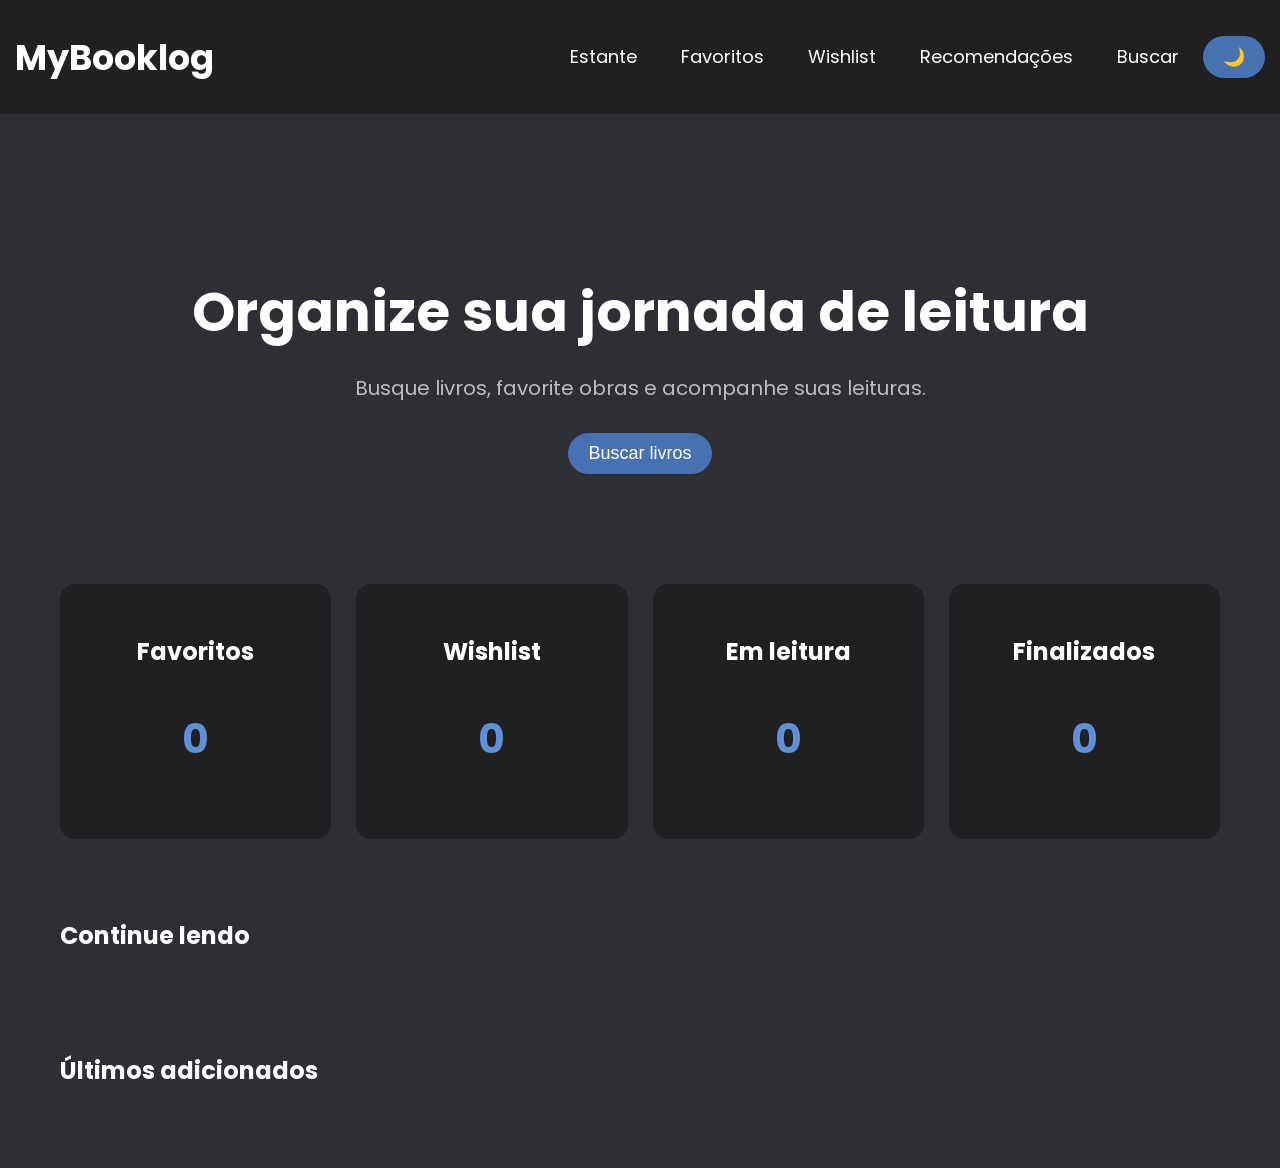
<file: index.html>
<!DOCTYPE html>
<html lang="pt-br">
<head>
    <meta charset="UTF-8">
    <meta name="viewport" content="width=device-width, initial-scale=1.0">
    <title>Página principal</title>
    <link rel="stylesheet" href="css/style.css">
</head>
<body>
    <header>
        <span class="logotipo"><a href="index.html">MyBooklog</a></span>
        <nav>
            <ul class="nav-links">
                <li><a href="estante.html">Estante</a></li>
                <li><a href="favoritos.html">Favoritos</a></li>
                <li><a href="desejos.html">Wishlist</a></li>
                <li><a href="recomendacoes.html">Recomendações</a></li>
                <li><a href="busca.html">Buscar</a></li>
                <button id="toggle-tema">🌙</button>
            </ul>
            
        </nav>
        
    </header>

    <main>

        <section class="hero">

            <h1>
                Organize sua jornada de leitura
            </h1>

            <p>
                Busque livros, favorite obras
                e acompanhe suas leituras.
            </p>

            <a href="busca.html">
                <button>
                    Buscar livros
                </button>
            </a>

        </section>

        <section class="dashboard">

            <div class="card-dashboard">

                <h2>Favoritos</h2>

                <p id="total-favoritos">
                    0
                </p>

            </div>

            <div class="card-dashboard">

                <h2>Wishlist</h2>

                <p id="total-wishlist">
                    0
                </p>

            </div>

            <div class="card-dashboard">

                <h2>Em leitura</h2>

                <p id="total-lendo">
                    0
                </p>

            </div>

            <div class="card-dashboard">

                <h2>Finalizados</h2>

                <p id="total-finalizados">
                    0
                </p>

            </div>

        </section>

        <section class="continuar-leitura">

            <h2>
                Continue lendo
            </h2>

            <div id="livro-atual"></div>

        </section>

        <section class="ultimos-adicionados">

            <h2>
                Últimos adicionados
            </h2>

            <div id="ultimos-livros"></div>

        </section>

    </main>

    <script src="js/index.js"></script>
    <script src="js/tema.js"></script>
</body>
</html>
</file>
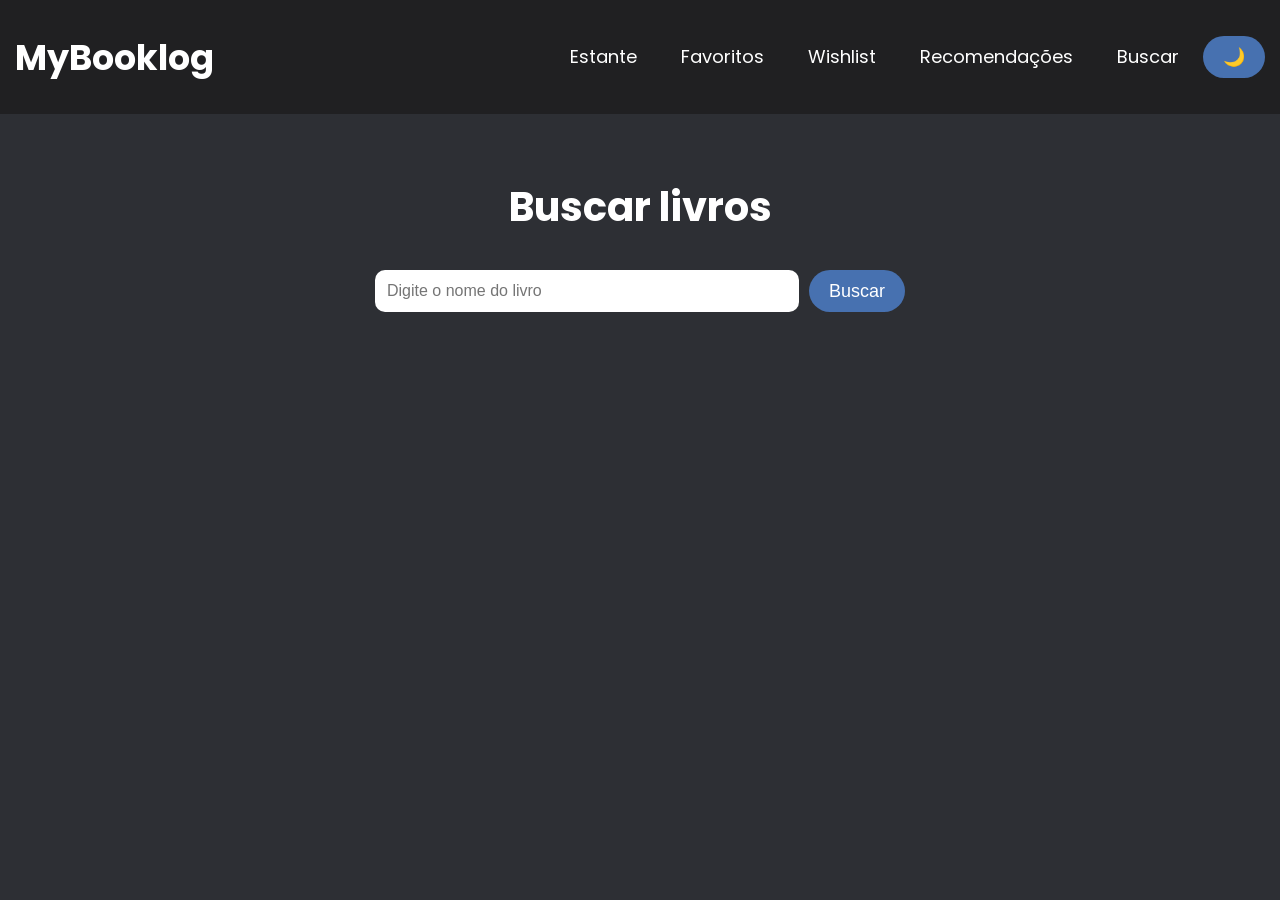
<file: busca.html>
<!DOCTYPE html>
<html lang="pt-br">
<head>
    <meta charset="UTF-8">
    <meta name="viewport" content="width=device-width, initial-scale=1.0">
    <title>Buscar livros</title>
    <link rel="stylesheet" href="css/style.css">
</head>
<body>

    <header>
        <span class="logotipo">
            <a href="index.html">MyBooklog</a>
        </span>

        <nav>
            <ul class="nav-links">
                <li><a href="estante.html">Estante</a></li>
                <li><a href="favoritos.html">Favoritos</a></li>
                <li><a href="desejos.html">Wishlist</a></li>
                <li><a href="recomendacoes.html">Recomendações</a></li>
                <li><a href="busca.html">Buscar</a></li>
                <button id="toggle-tema">🌙</button>
            </ul>
        </nav>
        
    </header>

    <main>
        <section class="busca-container">
            <h1>Buscar livros</h1>
            <form id="form-busca">
                <input 
                    type="text" 
                    id="input-busca"
                    placeholder="Digite o nome do livro"
                >

                <button type="submit">Buscar</button>

            </form>
        </section>
        <section id="resultado-livros"></section>
    </main>
    <script src="js/busca.js"></script>
    <script src="js/tema.js"></script>
</body>
</html>
</file>
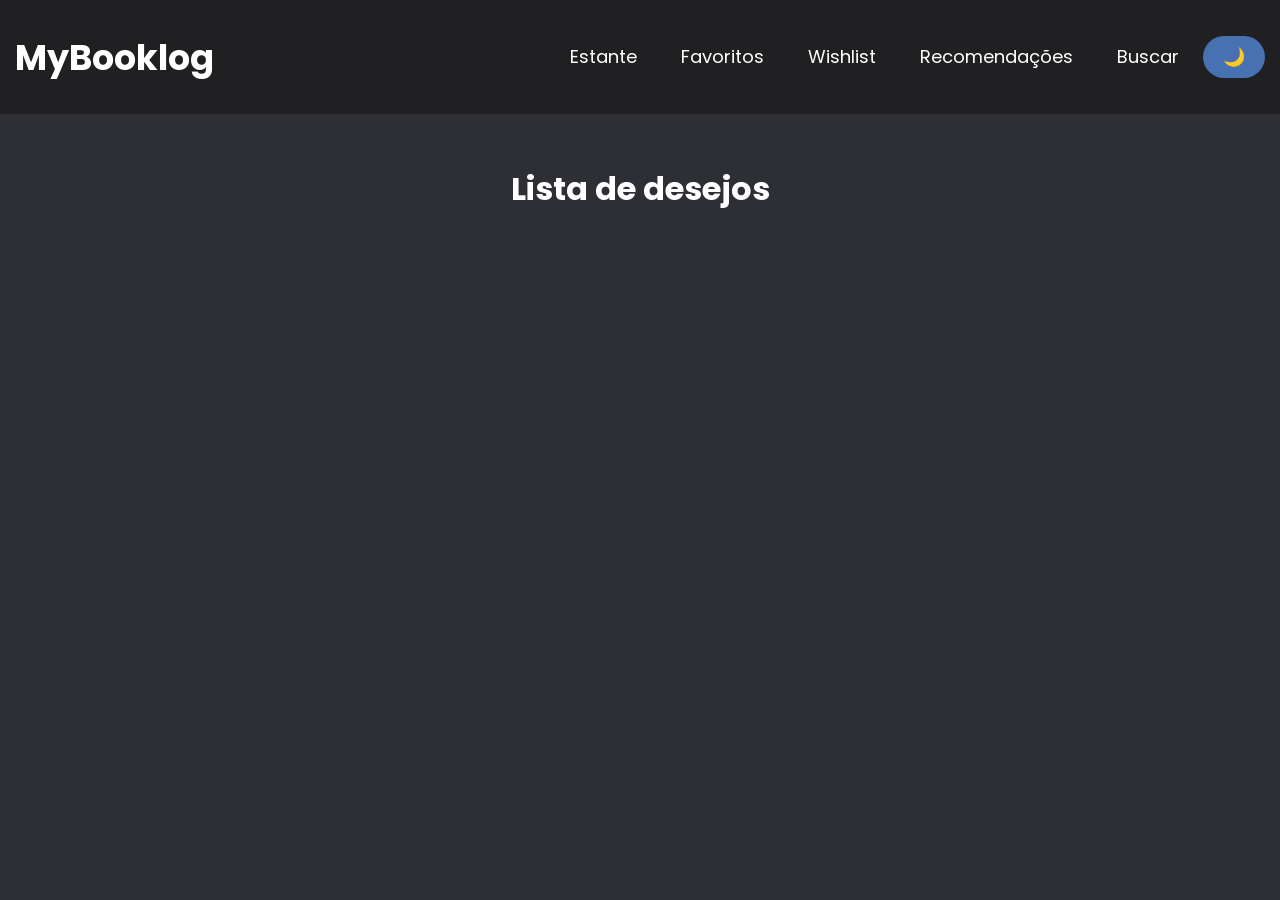
<file: desejos.html>
<!DOCTYPE html>
<html lang="pt-br">
<head>
    <meta charset="UTF-8">
    <meta name="viewport" content="width=device-width, initial-scale=1.0">
    <title>Wishlist</title>
    <link rel="stylesheet" href="css/style.css">
</head>
<body>
    <header>
        <span class="logotipo"><a href="index.html">MyBooklog</a></span>
        <nav>
            <ul class="nav-links">
                <li><a href="estante.html">Estante</a></li>
                <li><a href="favoritos.html">Favoritos</a></li>
                <li><a href="desejos.html">Wishlist</a></li>
                <li><a href="recomendacoes.html">Recomendações</a></li>
                <li><a href="busca.html">Buscar</a></li>
                <button id="toggle-tema">🌙</button>
            </ul>
        </nav>
        
    </header>

    <main>

        <h1 class="titulo-pagina">
            Lista de desejos
        </h1>

        <section id="lista-wishlist"></section>

    </main>

    <script src="js/desejos.js"></script>
    <script src="js/tema.js"></script>
    

</body>
</html>
</file>
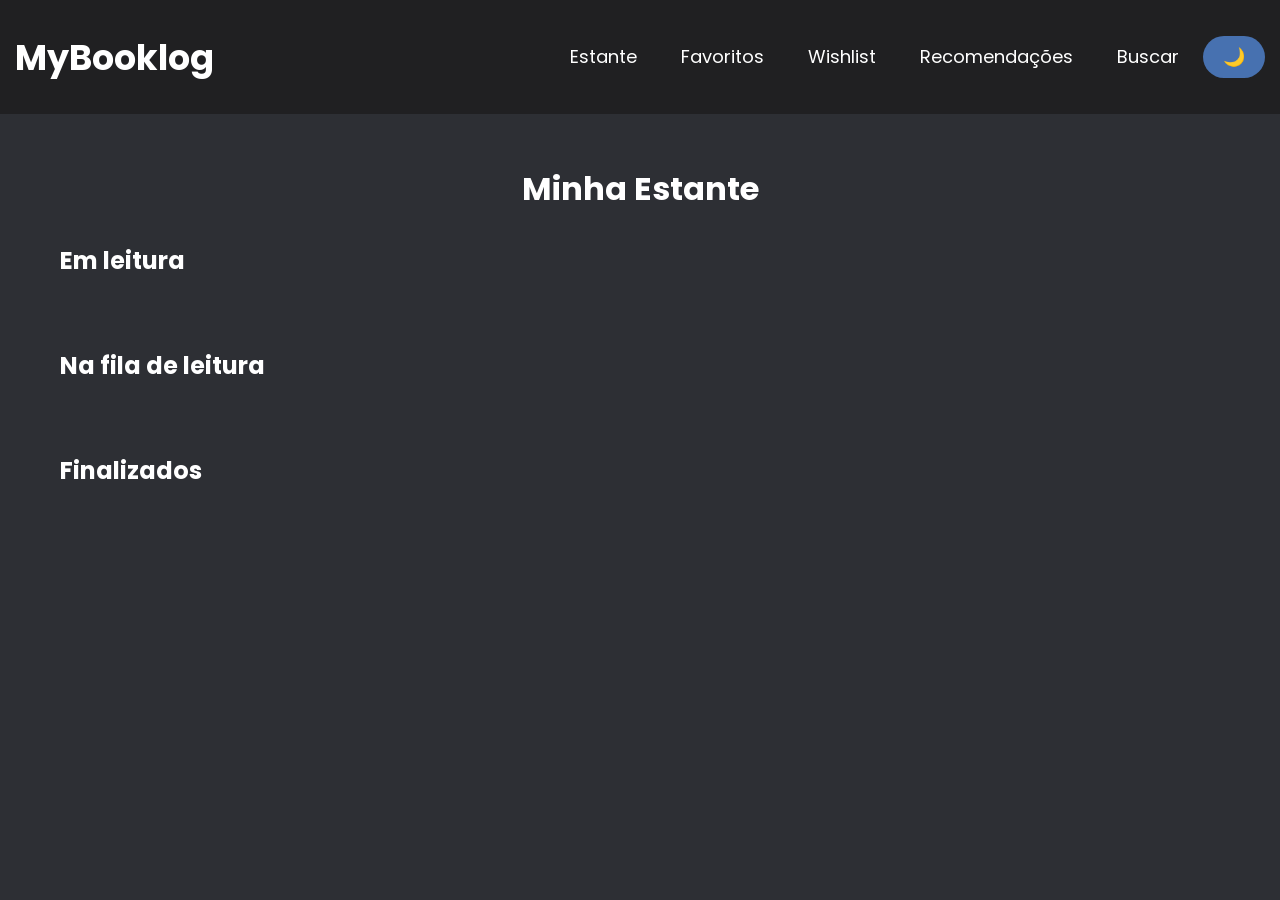
<file: estante.html>
<!DOCTYPE html>
<html lang="pt-br">
<head>
    <meta charset="UTF-8">
    <meta name="viewport" content="width=device-width, initial-scale=1.0">
    <title>Estante</title>
    <link rel="stylesheet" href="css/style.css">
</head>
<body>

    <header>

        <span class="logotipo">
            <a href="index.html">MyBooklog</a>
        </span>

        <nav>
            <ul class="nav-links">
                <li><a href="estante.html">Estante</a></li>
                <li><a href="favoritos.html">Favoritos</a></li>
                <li><a href="desejos.html">Wishlist</a></li>
                <li><a href="recomendacoes.html">Recomendações</a></li>
                <li><a href="busca.html">Buscar</a></li>
                <button id="toggle-tema">🌙</button>
            </ul>
        </nav>

    </header>

    <main>

        <h1 class="titulo-pagina">
            Minha Estante
        </h1>

        <section class="categoria-estante">

            <h2>Em leitura</h2>

            <div id="lista-lendo" class="grid-estante"></div>

        </section>

        <section class="categoria-estante">

            <h2>Na fila de leitura</h2>

            <div id="lista-fila" class="grid-estante"></div>

        </section>

        <section class="categoria-estante">

            <h2>Finalizados</h2>

            <div id="lista-finalizados" class="grid-estante"></div>

        </section>

    </main>

    <script src="js/estante.js"></script>
    <script src="js/tema.js"></script>

</body>
</html>
</file>
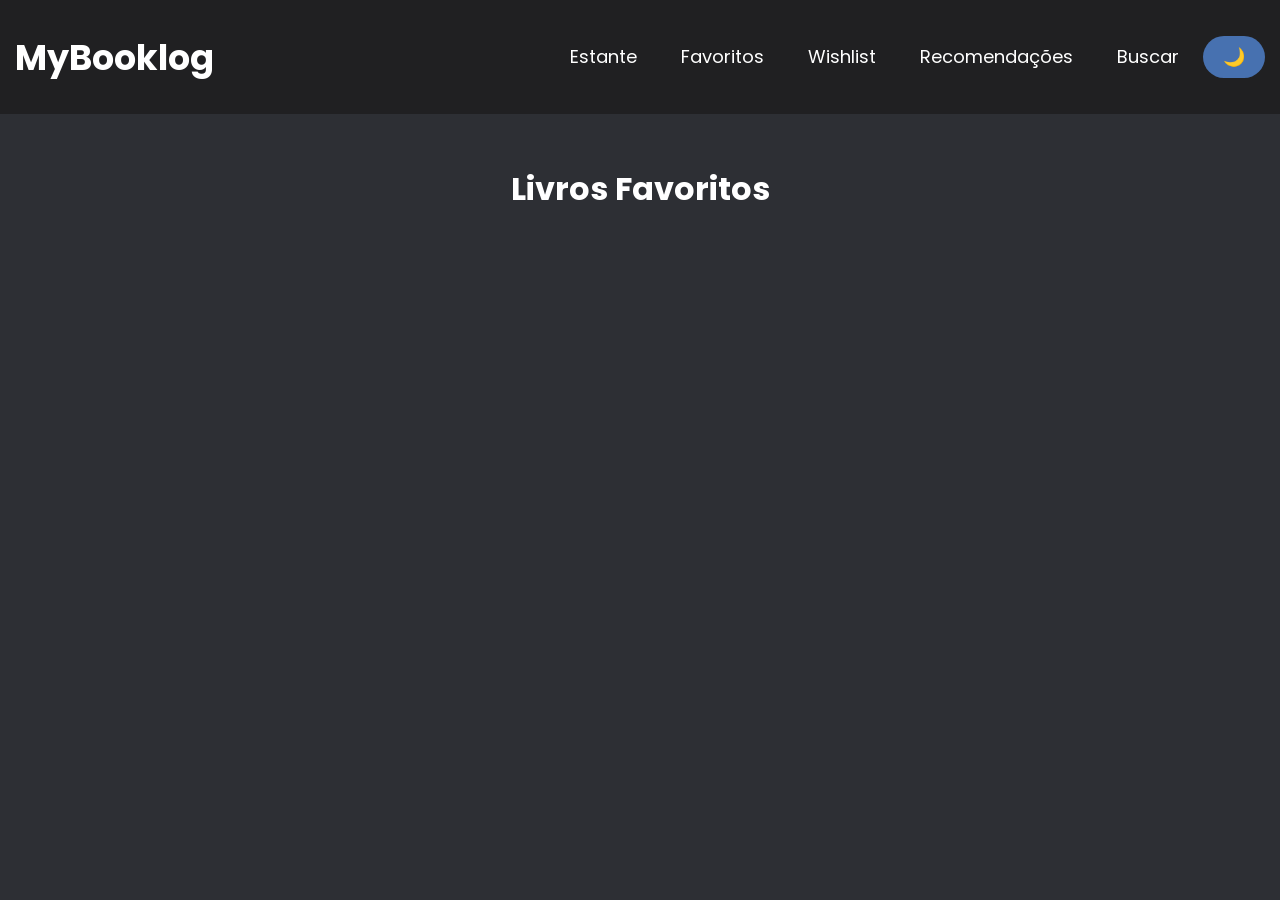
<file: favoritos.html>
<!DOCTYPE html>
<html lang="pt-br">
<head>
    <meta charset="UTF-8">
    <meta name="viewport" content="width=device-width, initial-scale=1.0">
    <title>Favoritos</title>
    <link rel="stylesheet" href="css/style.css">
</head>
<body>

    <header>

        <span class="logotipo">
            <a href="index.html">MyBooklog</a>
        </span>

        <nav>
            <ul class="nav-links">
                <li><a href="estante.html">Estante</a></li>
                <li><a href="favoritos.html">Favoritos</a></li>
                <li><a href="desejos.html">Wishlist</a></li>
                <li><a href="recomendacoes.html">Recomendações</a></li>
                <li><a href="busca.html">Buscar</a></li>
                <button id="toggle-tema">🌙</button>
            </ul>
        </nav>
        

    </header>

    <main>

        <h1 class="titulo-pagina">
            Livros Favoritos
        </h1>

        <section id="lista-favoritos"></section>

    </main>

    <script src="js/favoritos.js"></script>
    <script src="js/tema.js"></script>

</body>
</html>
</file>
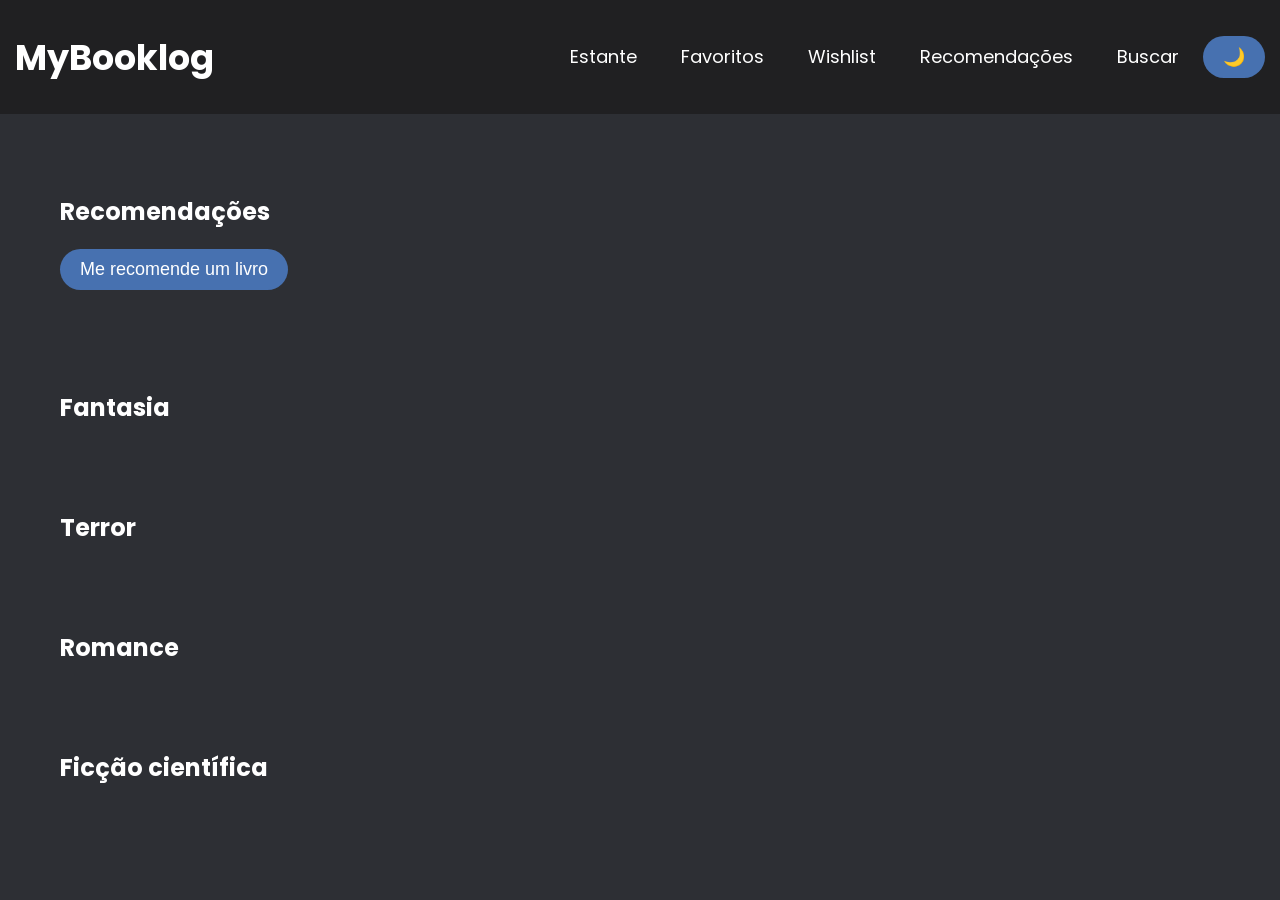
<file: recomendacoes.html>
<!DOCTYPE html>
<html lang="pt-br">
<head>
    <meta charset="UTF-8">
    <meta name="viewport" content="width=device-width, initial-scale=1.0">
    <title>Recomendações</title>
    <link rel="stylesheet" href="css/style.css">
</head>
<body>

    <header>

        <span class="logotipo">
            <a href="index.html">MyBooklog</a>
        </span>

        <nav>
            <ul class="nav-links">
                <li><a href="estante.html">Estante</a></li>
                <li><a href="favoritos.html">Favoritos</a></li>
                <li><a href="desejos.html">Wishlist</a></li>
                <li><a href="recomendacoes.html">Recomendações</a></li>
                <li><a href="busca.html">Buscar</a></li>
                <button id="toggle-tema">🌙</button>
            </ul>
        </nav>

    </header>

    <main>

        <section class="pagina-recomendacoes">

            <h1>
                Recomendações
            </h1>

            <button id="btn-aleatorio">
                Me recomende um livro
            </button>

            <div id="livro-aleatorio"></div>

        </section>

        <section class="categoria-recomendacao">

            <h2>Fantasia</h2>

            <div id="fantasia" class="linha-livros"></div>

        </section>

        <section class="categoria-recomendacao">

            <h2>Terror</h2>

            <div id="terror" class="linha-livros"></div>

        </section>

        <section class="categoria-recomendacao">

            <h2>Romance</h2>

            <div id="romance" class="linha-livros"></div>

        </section>

        <section class="categoria-recomendacao">

            <h2>Ficção científica</h2>

            <div id="ficcao" class="linha-livros"></div>

        </section>

    </main>

    <script src="js/recomendacoes.js"></script>
    <script src="js/tema.js"></script>
</body>
</html>
</file>
<file: css/style.css>
@import url('https://fonts.googleapis.com/css2?family=Poppins:wght@400;500;700&display=swap');

body {
    box-sizing: border-box;
    margin: 0;
    padding: 0;
    background-color: #2d2f34;
    font-family: "Poppins";
}

li, a, button {
    font-size: 18px;
    color: #fff;
    text-decoration: none;
}

header {
    display: flex;
    justify-content: space-between;
    align-items: center;
    padding: 20px 15px;
    background-color: #202022;

}

.logotipo a {
    color: white;
    font-size: 35px;
    font-weight: bold;
}

.nav-links {
    list-style: none;
}

.nav-links li {
    
    display: inline-block;
    padding: 0px 20px;
}

.nav-links li a:hover {
    color: #6090d7;
}

button {
    padding: 10px 20px;
    background-color: #4771b0;
    border: none;
    border-radius: 60px;
    cursor: pointer;
}

button:hover {
    background-color: #30619c;
}

main {
    padding: 30px;
}

.busca-container {
    text-align: center;
    margin-bottom: 40px;
}

.busca-container h1 {
    color: white;
    font-size: 40px;
}

#form-busca {
    display: flex;
    justify-content: center;
    gap: 10px;
}

#input-busca {
    width: 400px;
    padding: 12px;
    border-radius: 10px;
    border: none;
    font-size: 16px;
}

#resultado-livros {
    display: grid;
    grid-template-columns: repeat(auto-fill, minmax(200px, 1fr));
    gap: 25px;
}

.card-livro {
    background-color: #202022;
    border-radius: 12px;
    overflow: hidden;
    transition: 0.3s;
    cursor: pointer;
}

.card-livro:hover {
    transform: scale(1.05);
}

.card-livro img {
    width: 100%;
    height: 300px;
    object-fit: cover;
}

.info-livro {
    padding: 15px;
}

.info-livro h2 {
    color: white;
    font-size: 18px;
    margin: 0;
}

.info-livro p {
    color: #bdbdbd;
    font-size: 14px;
}

main {
    padding: 30px;
}

.busca-container {
    text-align: center;
    margin-bottom: 40px;
}

.busca-container h1 {
    color: white;
    font-size: 40px;
}

#form-busca {
    display: flex;
    justify-content: center;
    gap: 10px;
}

#input-busca {
    width: 400px;
    padding: 12px;
    border-radius: 10px;
    border: none;
    font-size: 16px;
}

#resultado-livros {
    display: grid;
    grid-template-columns: repeat(auto-fill, minmax(200px, 1fr));
    gap: 25px;
}

.card-livro {
    background-color: #202022;
    border-radius: 12px;
    overflow: hidden;
    transition: 0.3s;
}

.card-livro:hover {
    transform: scale(1.05);
}

.card-livro img {
    width: 100%;
    height: 300px;
    object-fit: cover;
}

.info-livro {
    padding: 15px;
}

.info-livro h2 {
    color: white;
    font-size: 18px;
    margin: 0;
}

.info-livro p {
    color: #bdbdbd;
    font-size: 14px;
}

.btn-favorito {
    width: 100%;
    margin-top: 10px;
    padding: 10px;
    border: none;
    border-radius: 8px;
    background-color: #4771b0;
    color: white;
    cursor: pointer;
}

.btn-favorito:hover {
    background-color: #30619c;
}

.select-estante {
    width: 100%;
    margin-top: 10px;
    padding: 10px;
    border-radius: 8px;
    border: none;
    background-color: #2d2f34;
    color: white;
}

.titulo-pagina {
    color: white;
    text-align: center;
    margin-bottom: 30px;
}

#lista-favoritos {
    display: grid;
    grid-template-columns: repeat(auto-fill, minmax(200px, 1fr));
    gap: 25px;
    padding: 30px;
}

.btn-remover {
    width: 100%;
    margin-top: 10px;
    padding: 10px;
    border: none;
    border-radius: 8px;
    background-color: #b04444;
    color: white;
    cursor: pointer;
}

.btn-remover:hover {
    background-color: #912f2f;
}

.categoria-estante {
    margin-bottom: 50px;
    padding: 0 30px;
}

.categoria-estante h2 {
    color: white;
    margin-bottom: 20px;
}

.grid-estante {
    display: grid;
    grid-template-columns: repeat(auto-fill, minmax(200px, 1fr));
    gap: 25px;
}

.btn-remover-estante {
    width: 100%;
    margin-top: 10px;
    padding: 10px;
    border: none;
    border-radius: 8px;
    background-color: #b04444;
    color: white;
    cursor: pointer;
}

.btn-remover-estante:hover {
    background-color: #912f2f;
}

.btn-wishlist {
    width: 100%;
    margin-top: 10px;
    padding: 10px;
    border: none;
    border-radius: 8px;
    background-color: #8a5bd1;
    color: white;
    cursor: pointer;
}

.btn-wishlist:hover {
    background-color: #7347b4;
}

#lista-wishlist {
    display: grid;
    grid-template-columns: repeat(auto-fill, minmax(200px, 1fr));
    gap: 25px;
    padding: 30px;
}

.hero {
    text-align: center;
    padding: 80px 20px;
}

.hero h1 {
    color: white;
    font-size: 55px;
    margin-bottom: 10px;
}

.hero p {
    color: #bdbdbd;
    font-size: 20px;
    margin-bottom: 30px;
}

.dashboard {
    display: grid;
    grid-template-columns: repeat(auto-fit, minmax(220px, 1fr));
    gap: 25px;
    padding: 30px;
}

.card-dashboard {
    background-color: #202022;
    border-radius: 15px;
    padding: 30px;
    text-align: center;
}

.card-dashboard h2 {
    color: white;
    margin-bottom: 10px;
}

.card-dashboard p {
    color: #6090d7;
    font-size: 40px;
    font-weight: bold;
}

.continuar-leitura,
.ultimos-adicionados {
    padding: 30px;
}

.continuar-leitura h2,
.ultimos-adicionados h2 {
    color: white;
    margin-bottom: 20px;
}

#livro-atual,
#ultimos-livros {
    display: flex;
    gap: 20px;
    flex-wrap: wrap;
}

.card-home {
    width: 200px;
    background-color: #202022;
    border-radius: 12px;
    overflow: hidden;
}

.card-home img {
    width: 100%;
    height: 300px;
    object-fit: cover;
}

.card-home-info {
    padding: 15px;
}

.card-home-info h3 {
    color: white;
    font-size: 18px;
    margin: 0;
}

.card-home-info p {
    color: #bdbdbd;
    font-size: 14px;
}

.pagina-recomendacoes {
    padding: 30px;
}

.pagina-recomendacoes h1 {
    color: white;
    margin-bottom: 20px;
}

#btn-aleatorio {
    margin-bottom: 30px;
}

.categoria-recomendacao {
    padding: 20px 30px;
}

.categoria-recomendacao h2 {
    color: white;
    margin-bottom: 15px;
}

.linha-livros {
    display: flex;
    gap: 20px;
    overflow-x: auto;
    padding-bottom: 10px;
}

.linha-livros::-webkit-scrollbar {
    height: 8px;
}

.linha-livros::-webkit-scrollbar-thumb {
    background-color: #4771b0;
    border-radius: 10px;
}

.card-recomendacao {
    min-width: 180px;
    background-color: #202022;
    border-radius: 12px;
    overflow: hidden;
    transition: 0.3s;
}

.card-recomendacao:hover {
    transform: scale(1.05);
}

.card-recomendacao img {
    width: 100%;
    height: 260px;
    object-fit: cover;
}

.card-recomendacao-info {
    padding: 10px;
}

.card-recomendacao-info h3 {
    color: white;
    font-size: 16px;
    margin: 0;
}

.card-recomendacao-info p {
    color: #bdbdbd;
    font-size: 13px;
}

body.tema-claro {
    background-color: #f5f5f5;
}

body.tema-claro header {
    background-color: white;
}

body.tema-claro .card-livro,
body.tema-claro .card-dashboard,
body.tema-claro .card-home,
body.tema-claro .card-recomendacao {
    background-color: white;
}

body.tema-claro h1,
body.tema-claro h2,
body.tema-claro h3,
body.tema-claro a,
body.tema-claro p {
    color: #222;
}

body.tema-claro .info-livro p,
body.tema-claro .card-home-info p,
body.tema-claro .card-recomendacao-info p {
    color: #555;
}

body.tema-claro #input-busca,
body.tema-claro .select-estante {
    background-color: white;
    color: black;
    border: 1px solid #ccc;
}
</file>
